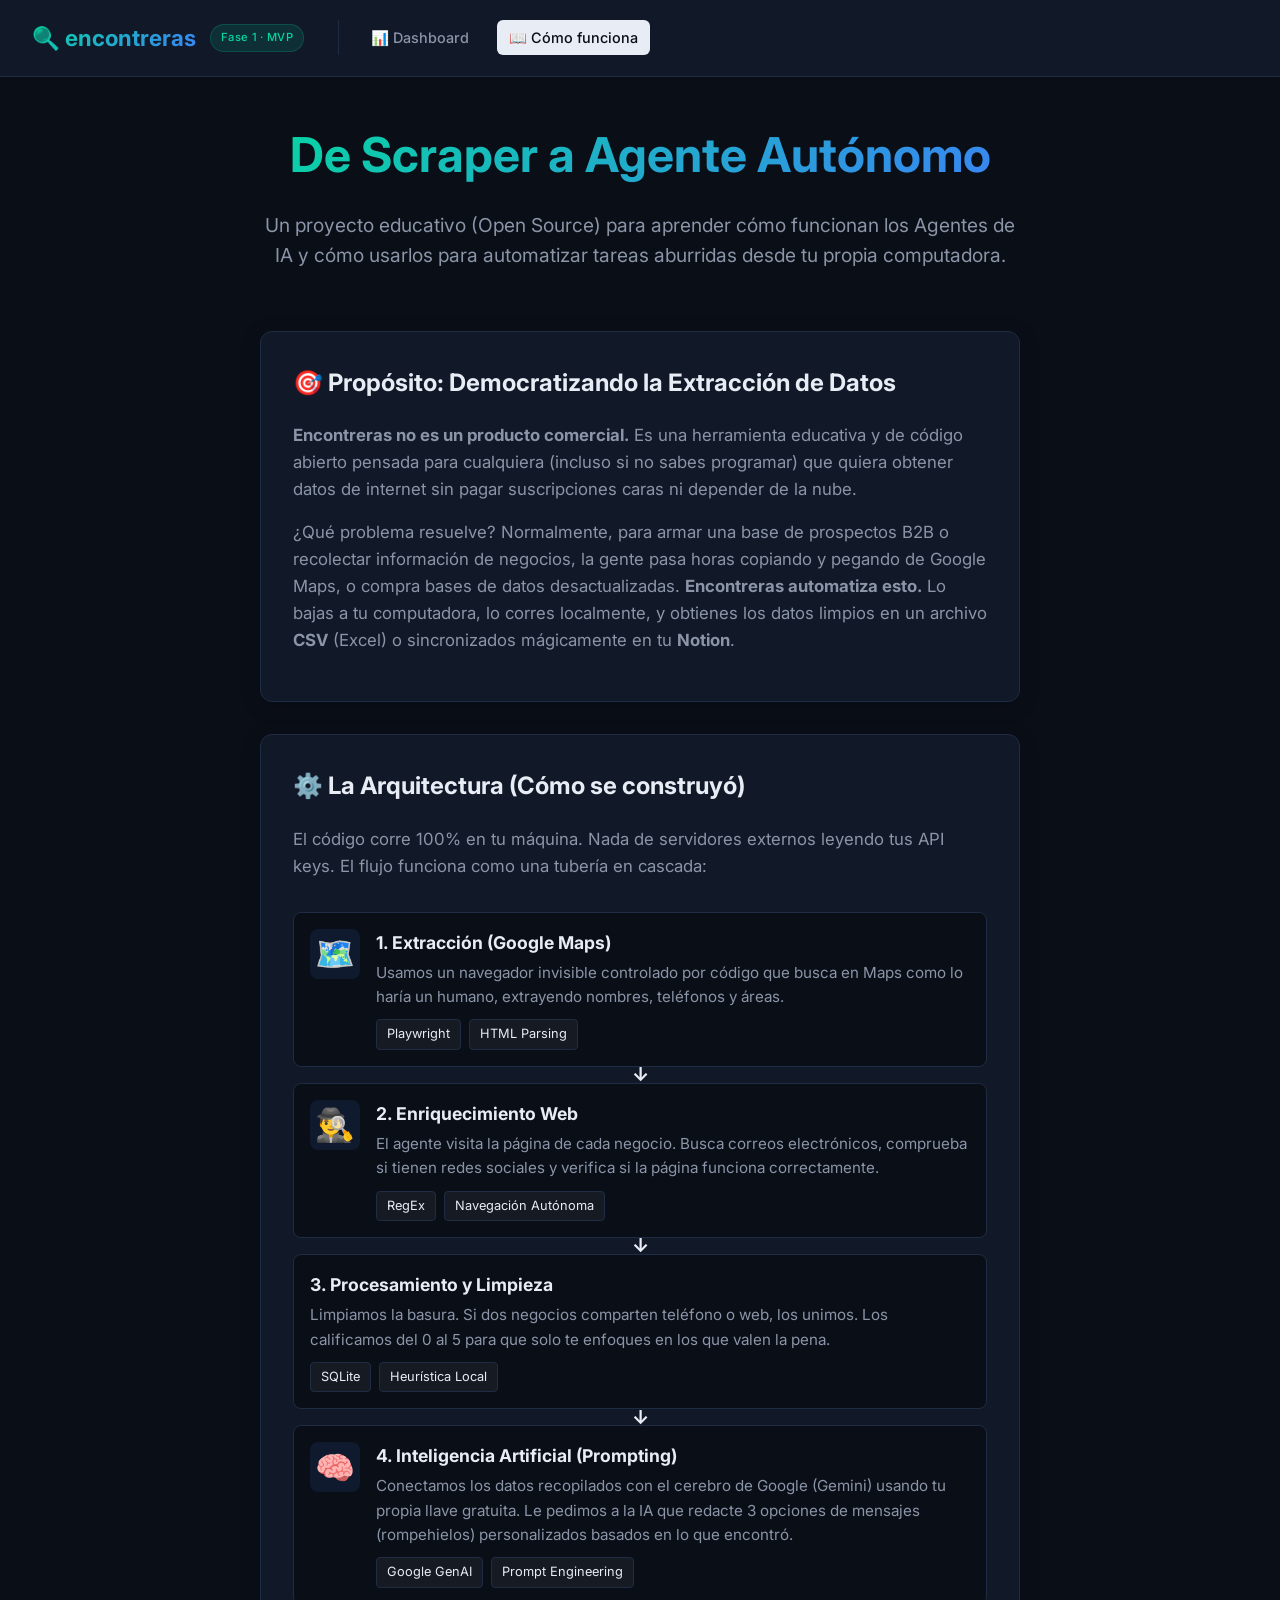
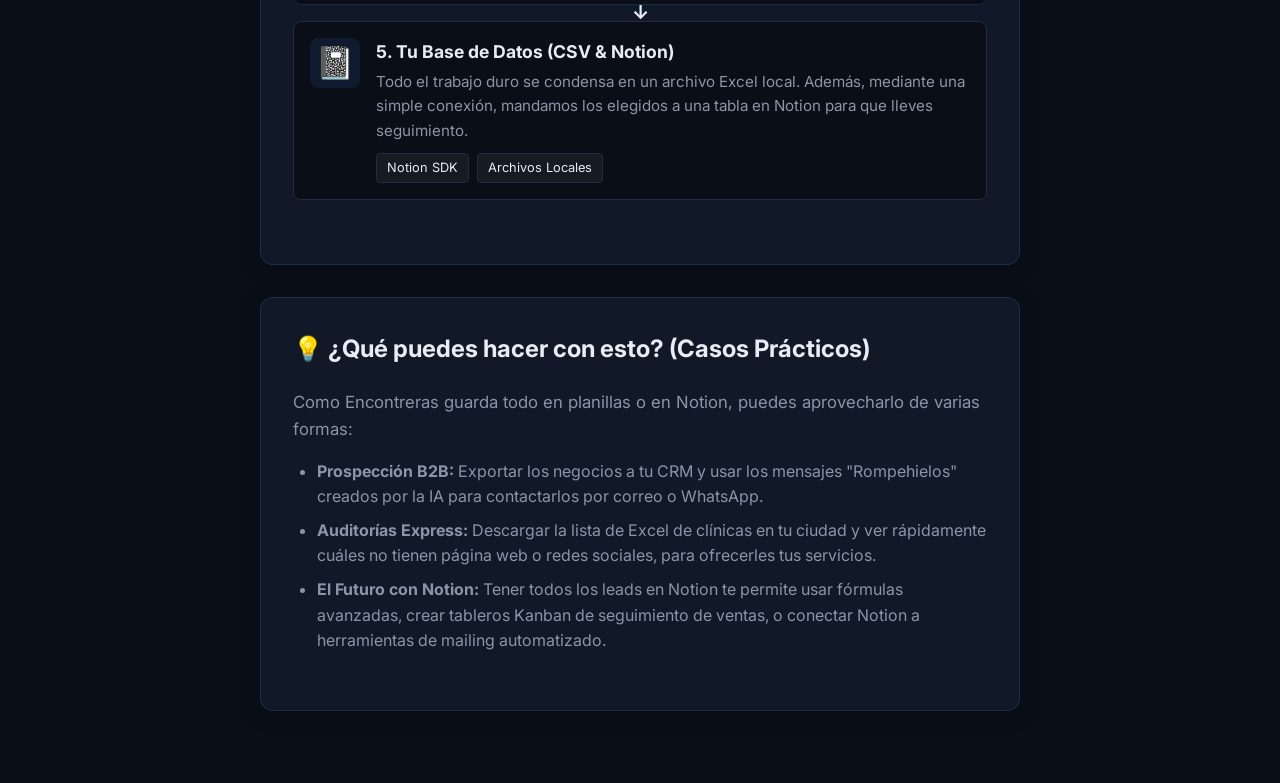
<file: web/how-it-works.html>
<!DOCTYPE html>
<html lang="es">

<head>
    <meta charset="UTF-8">
    <meta name="viewport" content="width=device-width, initial-scale=1.0">
    <title>encontreras — Cómo funciona</title>
    <meta name="description" content="Aprende cómo está construido el agente autónomo encontreras">
    <link rel="preconnect" href="https://fonts.googleapis.com">
    <link href="https://fonts.googleapis.com/css2?family=Inter:wght@300;400;500;600;700&display=swap" rel="stylesheet">
    <link rel="icon" type="image/png" href="favicon.png">
    <link rel="stylesheet" href="style.css?v=1.1">
    <style>
        .landing-container {
            max-width: 800px;
            margin: 0 auto;
            padding: 40px 20px;
        }

        .landing-header {
            text-align: center;
            margin-bottom: 60px;
        }

        .landing-header h1 {
            font-size: 3rem;
            margin-bottom: 16px;
            background: var(--gradient-header);
            -webkit-background-clip: text;
            background-clip: text;
            -webkit-text-fill-color: transparent;
        }

        .landing-header p {
            font-size: 1.2rem;
            color: var(--text-secondary);
        }

        .section {
            background: var(--bg-secondary);
            border: 1px solid var(--border);
            border-radius: 12px;
            padding: 32px;
            margin-bottom: 32px;
            box-shadow: 0 4px 20px rgba(0, 0, 0, 0.2);
        }

        .section h2 {
            font-size: 1.5rem;
            margin-bottom: 20px;
            color: var(--text-primary);
            display: flex;
            align-items: center;
            gap: 10px;
        }

        .section p {
            margin-bottom: 16px;
            color: var(--text-secondary);
            font-size: 1.05rem;
        }

        .section ul, .section ol {
            margin-left: 24px;
            margin-bottom: 24px;
            color: var(--text-secondary);
        }

        .section li {
            margin-bottom: 8px;
        }

        .code-block {
            background: var(--bg-primary);
            padding: 16px;
            border-radius: 8px;
            font-family: monospace;
            color: var(--score-5);
            margin: 16px 0;
            overflow-x: auto;
            border: 1px solid var(--border);
        }

        .pipeline-diagram {
            display: flex;
            flex-direction: column;
            gap: 16px;
            margin: 32px 0;
        }

        .step {
            display: flex;
            background: var(--bg-primary);
            border: 1px solid var(--border);
            border-radius: 8px;
            padding: 16px;
            align-items: flex-start;
            gap: 16px;
            position: relative;
        }

        .step::after {
            content: '↓';
            position: absolute;
            bottom: -24px;
            left: 50%;
            transform: translateX(-50%);
            color: var(--accent-primary);
            font-size: 1.2rem;
            font-weight: bold;
        }

        .step:last-child::after {
            display: none;
        }

        .step-icon {
            font-size: 2rem;
            background: rgba(59, 130, 246, 0.1);
            width: 50px;
            height: 50px;
            display: flex;
            align-items: center;
            justify-content: center;
            border-radius: 8px;
            flex-shrink: 0;
        }

        .step-content h3 {
            color: var(--text-primary);
            margin-bottom: 4px;
            font-size: 1.1rem;
        }

        .step-content p {
            margin: 0;
            font-size: 0.95rem;
        }

        .tech-tags {
            display: flex;
            gap: 8px;
            flex-wrap: wrap;
            margin-top: 10px;
        }

        .tech-tag {
            background: rgba(255,255,255,0.05);
            border: 1px solid var(--border);
            padding: 4px 10px;
            border-radius: 4px;
            font-size: 0.8rem;
            color: var(--text-primary);
        }
    </style>
</head>

<body>
    <!-- Header -->
    <header class="header">
        <div class="header-left">
            <h1 class="logo">🔍 encontreras</h1>
            <span class="badge">Fase 1 · MVP</span>
            <div class="nav-links">
                <a href="index.html" class="nav-link">📊 Dashboard</a>
                <a href="how-it-works.html" class="nav-link active">📖 Cómo funciona</a>
            </div>
        </div>
    </header>

    <main class="landing-container">
        <div class="landing-header">
            <h1>De Scraper a Agente Autónomo</h1>
            <p>Un proyecto educativo (Open Source) para aprender cómo funcionan los Agentes de IA y cómo usarlos para automatizar tareas aburridas desde tu propia computadora.</p>
        </div>

        <section class="section">
            <h2>🎯 Propósito: Democratizando la Extracción de Datos</h2>
            <p><strong>Encontreras no es un producto comercial.</strong> Es una herramienta educativa y de código abierto pensada para cualquiera (incluso si no sabes programar) que quiera obtener datos de internet sin pagar suscripciones caras ni depender de la nube.</p>
            <p>¿Qué problema resuelve? Normalmente, para armar una base de prospectos B2B o recolectar información de negocios, la gente pasa horas copiando y pegando de Google Maps, o compra bases de datos desactualizadas. <strong>Encontreras automatiza esto.</strong> Lo bajas a tu computadora, lo corres localmente, y obtienes los datos limpios en un archivo <strong>CSV</strong> (Excel) o sincronizados mágicamente en tu <strong>Notion</strong>.</p>
        </section>

        <section class="section">
            <h2>⚙️ La Arquitectura (Cómo se construyó)</h2>
            <p>El código corre 100% en tu máquina. Nada de servidores externos leyendo tus API keys. El flujo funciona como una tubería en cascada:</p>
            
            <div class="pipeline-diagram">
                <div class="step">
                    <div class="step-icon">🗺️</div>
                    <div class="step-content">
                        <h3>1. Extracción (Google Maps)</h3>
                        <p>Usamos un navegador invisible controlado por código que busca en Maps como lo haría un humano, extrayendo nombres, teléfonos y áreas.</p>
                        <div class="tech-tags"><span class="tech-tag">Playwright</span><span class="tech-tag">HTML Parsing</span></div>
                    </div>
                </div>

                <div class="step">
                    <div class="step-icon">🕵️‍♂️</div>
                    <div class="step-content">
                        <h3>2. Enriquecimiento Web</h3>
                        <p>El agente visita la página de cada negocio. Busca correos electrónicos, comprueba si tienen redes sociales y verifica si la página funciona correctamente.</p>
                        <div class="tech-tags"><span class="tech-tag">RegEx</span><span class="tech-tag">Navegación Autónoma</span></div>
                    </div>
                </div>

                <div class="step">
                    <div class="step-content">
                        <h3>3. Procesamiento y Limpieza</h3>
                        <p>Limpiamos la basura. Si dos negocios comparten teléfono o web, los unimos. Los calificamos del 0 al 5 para que solo te enfoques en los que valen la pena.</p>
                        <div class="tech-tags"><span class="tech-tag">SQLite</span><span class="tech-tag">Heurística Local</span></div>
                    </div>
                </div>

                <div class="step">
                    <div class="step-icon">🧠</div>
                    <div class="step-content">
                        <h3>4. Inteligencia Artificial (Prompting)</h3>
                        <p>Conectamos los datos recopilados con el cerebro de Google (Gemini) usando tu propia llave gratuita. Le pedimos a la IA que redacte 3 opciones de mensajes (rompehielos) personalizados basados en lo que encontró.</p>
                        <div class="tech-tags"><span class="tech-tag">Google GenAI</span><span class="tech-tag">Prompt Engineering</span></div>
                    </div>
                </div>

                <div class="step">
                    <div class="step-icon">📓</div>
                    <div class="step-content">
                        <h3>5. Tu Base de Datos (CSV & Notion)</h3>
                        <p>Todo el trabajo duro se condensa en un archivo Excel local. Además, mediante una simple conexión, mandamos los elegidos a una tabla en Notion para que lleves seguimiento.</p>
                        <div class="tech-tags"><span class="tech-tag">Notion SDK</span><span class="tech-tag">Archivos Locales</span></div>
                    </div>
                </div>
            </div>
        </section>

        <section class="section">
            <h2>💡 ¿Qué puedes hacer con esto? (Casos Prácticos)</h2>
            <p>Como Encontreras guarda todo en planillas o en Notion, puedes aprovecharlo de varias formas:</p>
            <ul>
                <li><strong>Prospección B2B:</strong> Exportar los negocios a tu CRM y usar los mensajes "Rompehielos" creados por la IA para contactarlos por correo o WhatsApp.</li>
                <li><strong>Auditorías Express:</strong> Descargar la lista de Excel de clínicas en tu ciudad y ver rápidamente cuáles no tienen página web o redes sociales, para ofrecerles tus servicios.</li>
                <li><strong>El Futuro con Notion:</strong> Tener todos los leads en Notion te permite usar fórmulas avanzadas, crear tableros Kanban de seguimiento de ventas, o conectar Notion a herramientas de mailing automatizado.</li>
            </ul>
        </section>
    </main>
</body>

</html>
</file>
<file: web/style.css>
/* ================================================================
   encontreras Dashboard — Dark Premium Theme
   ================================================================ */

:root {
    --bg-primary: #0a0e17;
    --bg-secondary: #111827;
    --bg-card: #1a2233;
    --bg-card-hover: #1f2b3d;
    --bg-input: #0f1520;
    --border: #1e2d44;
    --border-hover: #2a3f5f;
    --text-primary: #e8ecf4;
    --text-secondary: #8b95a8;
    --text-dim: #5a6478;
    --accent-cyan: #06d6a0;
    --accent-blue: #3b82f6;
    --score-5: #06d6a0;
    --score-4: #22c55e;
    --score-3: #eab308;
    --score-2: #f97316;
    --score-1: #ef4444;
    --score-0: #6b7280;
    --gradient-header: linear-gradient(135deg, #06d6a0 0%, #3b82f6 100%);
    --shadow-lg: 0 8px 32px rgba(0, 0, 0, 0.4);
    --shadow-card: 0 2px 12px rgba(0, 0, 0, 0.3);
    --radius: 12px;
    --radius-sm: 8px;
    --transition: all 0.2s ease;
}

* {
    margin: 0;
    padding: 0;
    box-sizing: border-box;
}

body {
    font-family: 'Inter', -apple-system, BlinkMacSystemFont, sans-serif;
    background: var(--bg-primary);
    color: var(--text-primary);
    min-height: 100vh;
    line-height: 1.6;
}

/* ── Header ─────────────────────────────────────────────────── */

.header {
    display: flex;
    justify-content: space-between;
    align-items: center;
    padding: 20px 32px;
    background: var(--bg-secondary);
    border-bottom: 1px solid var(--border);
    position: sticky;
    top: 0;
    z-index: 100;
    backdrop-filter: blur(12px);
}

.header-left {
    display: flex;
    align-items: center;
    gap: 14px;
}

.nav-links {
    display: flex;
    gap: 16px;
    margin-left: 20px;
    padding-left: 20px;
    border-left: 1px solid var(--border);
}

.nav-link {
    color: var(--text-secondary);
    text-decoration: none;
    font-size: 0.9rem;
    font-weight: 500;
    padding: 6px 12px;
    border-radius: 6px;
    transition: all 0.2s ease;
}

.nav-link:hover {
    color: var(--text-primary);
    background: rgba(255, 255, 255, 0.05);
}

.nav-link.active {
    color: var(--bg-primary);
    background: var(--text-primary);
}

.logo {
    font-size: 1.4rem;
    font-weight: 700;
    background: var(--gradient-header);
    -webkit-background-clip: text;
    -webkit-text-fill-color: transparent;
    background-clip: text;
}

.badge {
    font-size: 0.7rem;
    font-weight: 500;
    padding: 4px 10px;
    border-radius: 20px;
    background: rgba(6, 214, 160, 0.12);
    color: var(--accent-cyan);
    border: 1px solid rgba(6, 214, 160, 0.2);
    letter-spacing: 0.03em;
}

.header-right {
    display: flex;
    align-items: center;
    gap: 16px;
}

.extract-form {
    display: flex;
    align-items: center;
    gap: 8px;
    background: rgba(0, 0, 0, 0.2);
    padding: 6px;
    border-radius: 8px;
    border: 1px solid var(--border);
}

.extract-form input {
    background: var(--bg-card);
    border: 1px solid var(--border-hover);
    color: var(--text-primary);
    padding: 6px 10px;
    border-radius: 4px;
    font-size: 0.8rem;
    font-family: inherit;
    outline: none;
    transition: var(--transition);
}

.extract-form input:focus {
    border-color: var(--accent-cyan);
}

.extract-form input[type="text"] {
    width: 130px;
}

.extract-form input[type="number"] {
    width: 60px;
}

#extract-btn {
    background: var(--accent-blue);
    color: white;
    border: none;
    padding: 6px 12px;
    border-radius: 4px;
    font-size: 0.8rem;
    font-weight: 600;
    cursor: pointer;
    transition: var(--transition);
}

#extract-btn:hover {
    background: #2563eb;
}

#extract-btn:disabled {
    background: var(--text-dim);
    cursor: not-allowed;
    opacity: 0.7;
}

.file-label {
    font-size: 0.78rem;
    color: var(--text-dim);
    font-weight: 400;
}

/* ── Stats Grid ─────────────────────────────────────────────── */

.stats-grid {
    display: grid;
    grid-template-columns: repeat(6, 1fr);
    gap: 16px;
    padding: 24px 32px;
}

.stat-card {
    background: var(--bg-card);
    border: 1px solid var(--border);
    border-radius: var(--radius);
    padding: 20px;
    text-align: center;
    transition: var(--transition);
}

.stat-card:hover {
    border-color: var(--border-hover);
    transform: translateY(-2px);
    box-shadow: var(--shadow-card);
}

.stat-number {
    font-size: 2rem;
    font-weight: 700;
    margin-bottom: 4px;
}

.stat-label {
    font-size: 0.75rem;
    color: var(--text-secondary);
    font-weight: 500;
    text-transform: uppercase;
    letter-spacing: 0.04em;
}

.stat-excellent .stat-number { color: var(--score-5); }
.stat-good .stat-number { color: var(--score-4); }
.stat-rescued .stat-number { color: var(--score-3); }
.stat-weak .stat-number { color: var(--score-2); }
.stat-spam .stat-number { color: var(--score-0); }

/* ── Filters Bar ────────────────────────────────────────────── */

.filters-bar {
    display: flex;
    align-items: center;
    gap: 16px;
    padding: 0 32px 20px;
    flex-wrap: wrap;
}

.search-box {
    position: relative;
    flex: 1;
    min-width: 260px;
}

.search-icon {
    position: absolute;
    left: 14px;
    top: 50%;
    transform: translateY(-50%);
    width: 18px;
    height: 18px;
    color: var(--text-dim);
}

#search-input {
    width: 100%;
    padding: 12px 16px 12px 44px;
    background: var(--bg-input);
    border: 1px solid var(--border);
    border-radius: var(--radius-sm);
    color: var(--text-primary);
    font-size: 0.9rem;
    font-family: inherit;
    transition: var(--transition);
    outline: none;
}

#search-input:focus {
    border-color: var(--accent-cyan);
    box-shadow: 0 0 0 3px rgba(6, 214, 160, 0.1);
}

#search-input::placeholder {
    color: var(--text-dim);
}

.filter-buttons {
    display: flex;
    gap: 6px;
    flex-wrap: wrap;
}

.filter-btn {
    padding: 8px 14px;
    border: 1px solid var(--border);
    border-radius: var(--radius-sm);
    background: var(--bg-card);
    color: var(--text-secondary);
    font-size: 0.8rem;
    font-family: inherit;
    font-weight: 500;
    cursor: pointer;
    transition: var(--transition);
}

.filter-btn:hover {
    border-color: var(--border-hover);
    color: var(--text-primary);
    background: var(--bg-card-hover);
}

.filter-btn.active {
    background: rgba(6, 214, 160, 0.12);
    border-color: rgba(6, 214, 160, 0.3);
    color: var(--accent-cyan);
}

/* ── Table ──────────────────────────────────────────────────── */

.table-container {
    padding: 0 32px 32px;
}

.table-wrapper {
    background: var(--bg-card);
    border: 1px solid var(--border);
    border-radius: var(--radius);
    overflow: hidden;
}

table {
    width: 100%;
    border-collapse: collapse;
}

thead {
    background: var(--bg-secondary);
}

th {
    padding: 14px 16px;
    text-align: left;
    font-size: 0.72rem;
    font-weight: 600;
    text-transform: uppercase;
    letter-spacing: 0.06em;
    color: var(--text-dim);
    border-bottom: 1px solid var(--border);
    white-space: nowrap;
    cursor: pointer;
    user-select: none;
    transition: var(--transition);
}

th:hover {
    color: var(--text-secondary);
}

.th-score { width: 70px; text-align: center; }
.th-name { min-width: 180px; }
.th-phone { width: 140px; }
.th-web { width: 150px; }
.th-emails { min-width: 180px; }
.th-social { width: 100px; text-align: center; }
.th-followers { width: 140px; }
.th-rating { width: 80px; text-align: center; }

td {
    padding: 12px 16px;
    font-size: 0.85rem;
    border-bottom: 1px solid rgba(30, 45, 68, 0.5);
    vertical-align: middle;
}

tr:hover td {
    background: rgba(6, 214, 160, 0.03);
}

tr {
    cursor: pointer;
    transition: var(--transition);
}

/* Score badges */
.score-badge {
    display: inline-flex;
    align-items: center;
    justify-content: center;
    width: 36px;
    height: 36px;
    border-radius: 10px;
    font-weight: 700;
    font-size: 0.95rem;
}

.score-5 { background: rgba(6, 214, 160, 0.15); color: var(--score-5); }
.score-4 { background: rgba(34, 197, 94, 0.15); color: var(--score-4); }
.score-3 { background: rgba(234, 179, 8, 0.15); color: var(--score-3); }
.score-2 { background: rgba(249, 115, 22, 0.15); color: var(--score-2); }
.score-1 { background: rgba(239, 68, 68, 0.15); color: var(--score-1); }
.score-0 { background: rgba(107, 114, 128, 0.15); color: var(--score-0); }

/* Social icons inline */
.social-icons {
    display: flex;
    gap: 6px;
    justify-content: center;
}

.social-dot {
    width: 26px;
    height: 26px;
    border-radius: 6px;
    font-size: 0.65rem;
    font-weight: 700;
    display: flex;
    align-items: center;
    justify-content: center;
}

.social-ig { background: rgba(195, 42, 163, 0.2); color: #e1306c; }
.social-tk { background: rgba(0, 0, 0, 0.3); color: #fff; }
.social-fb { background: rgba(24, 119, 242, 0.2); color: #1877f2; }

/* Domain links */
.domain-link {
    color: var(--accent-blue);
    text-decoration: none;
    font-size: 0.82rem;
}

.domain-link:hover {
    text-decoration: underline;
}

.email-text {
    font-size: 0.78rem;
    color: var(--text-secondary);
    word-break: break-word;
}

.dim {
    color: var(--text-dim);
}

/* Rating stars */
.rating-cell {
    text-align: center;
}

.rating-value {
    color: #fbbf24;
    font-weight: 600;
}

/* Empty state */
.empty-state {
    text-align: center;
    padding: 60px 20px !important;
    color: var(--text-dim);
}

.empty-icon {
    font-size: 2.5rem;
    margin-bottom: 12px;
}

/* ── Modal ──────────────────────────────────────────────────── */

.modal-overlay {
    display: none;
    position: fixed;
    inset: 0;
    background: rgba(0, 0, 0, 0.7);
    z-index: 200;
    justify-content: center;
    align-items: center;
    backdrop-filter: blur(4px);
}

.modal-overlay.active {
    display: flex;
}

.modal {
    background: var(--bg-card);
    border: 1px solid var(--border);
    border-radius: var(--radius);
    width: 90%;
    max-width: 580px;
    max-height: 85vh;
    overflow-y: auto;
    padding: 28px;
    position: relative;
    box-shadow: var(--shadow-lg);
    animation: modalIn 0.2s ease;
}

@keyframes modalIn {
    from { opacity: 0; transform: scale(0.95) translateY(10px); }
    to { opacity: 1; transform: scale(1) translateY(0); }
}

.modal-close {
    position: absolute;
    top: 16px;
    right: 16px;
    background: none;
    border: none;
    color: var(--text-dim);
    font-size: 1.2rem;
    cursor: pointer;
    padding: 4px 8px;
    border-radius: 6px;
    transition: var(--transition);
}

.modal-close:hover {
    background: rgba(255, 255, 255, 0.05);
    color: var(--text-primary);
}

.modal-content h2 {
    font-size: 1.3rem;
    font-weight: 700;
    margin-bottom: 20px;
    padding-right: 30px;
}

.detail-row {
    display: flex;
    justify-content: space-between;
    padding: 10px 0;
    border-bottom: 1px solid rgba(30, 45, 68, 0.4);
}

.detail-label {
    font-size: 0.78rem;
    color: var(--text-dim);
    text-transform: uppercase;
    letter-spacing: 0.04em;
    font-weight: 500;
}

.detail-value {
    font-size: 0.88rem;
    color: var(--text-primary);
    text-align: right;
    max-width: 60%;
    word-break: break-word;
}

.detail-value a {
    color: var(--accent-blue);
    text-decoration: none;
}

.detail-value a:hover {
    text-decoration: underline;
}

/* ── Footer ─────────────────────────────────────────────────── */

.footer {
    text-align: center;
    padding: 24px;
    color: var(--text-dim);
    font-size: 0.75rem;
    border-top: 1px solid var(--border);
}

/* ── Status Banner (Background Huey Job) ── */
.status-banner {
    display: flex;
    align-items: center;
    justify-content: center;
    gap: 10px;
    background: var(--accent-cyan);
    color: #000;
    padding: 10px 20px;
    margin: 15px 30px -10px 30px;
    border-radius: 6px;
    font-weight: 600;
    font-size: 0.9rem;
    animation: fadeIn 0.3s ease;
}

.status-banner.hidden {
    display: none !important;
}

.spinner {
    width: 16px;
    height: 16px;
    border: 2px solid rgba(0, 0, 0, 0.3);
    border-top-color: #000;
    border-radius: 50%;
    animation: spin 1s linear infinite;
}

@keyframes spin {
    to { transform: rotate(360deg); }
}

@keyframes fadeIn {
    from { opacity: 0; transform: translateY(-10px); }
    to { opacity: 1; transform: translateY(0); }
}

/* ── Responsive ─────────────────────────────────────────────── */

@media (max-width: 1024px) {
    .stats-grid {
        grid-template-columns: repeat(3, 1fr);
    }
}

@media (max-width: 768px) {
    .header { padding: 16px 20px; }
    .stats-grid { padding: 16px 20px; grid-template-columns: repeat(2, 1fr); }
    .filters-bar { padding: 0 20px 16px; }
    .table-container { padding: 0 20px 20px; }

    .table-wrapper { overflow-x: auto; }
    table { min-width: 800px; }
}
</file>
